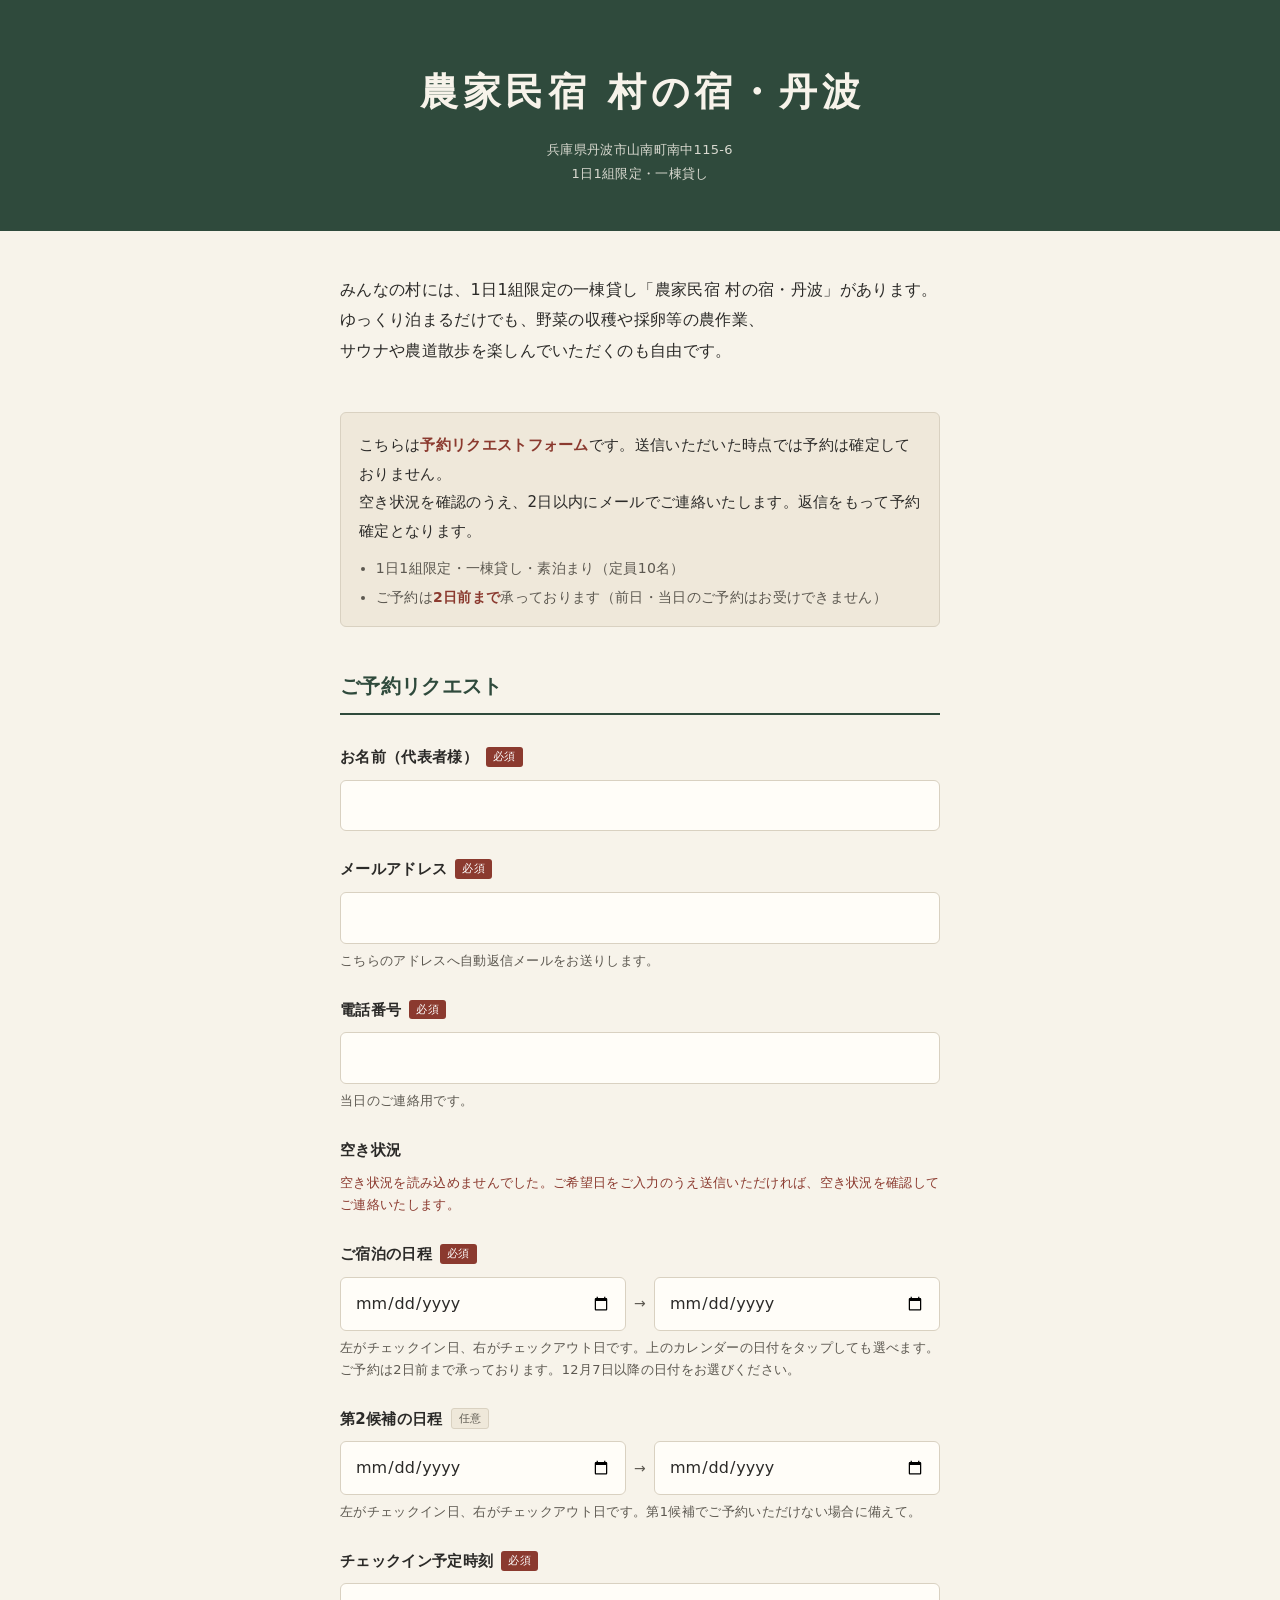
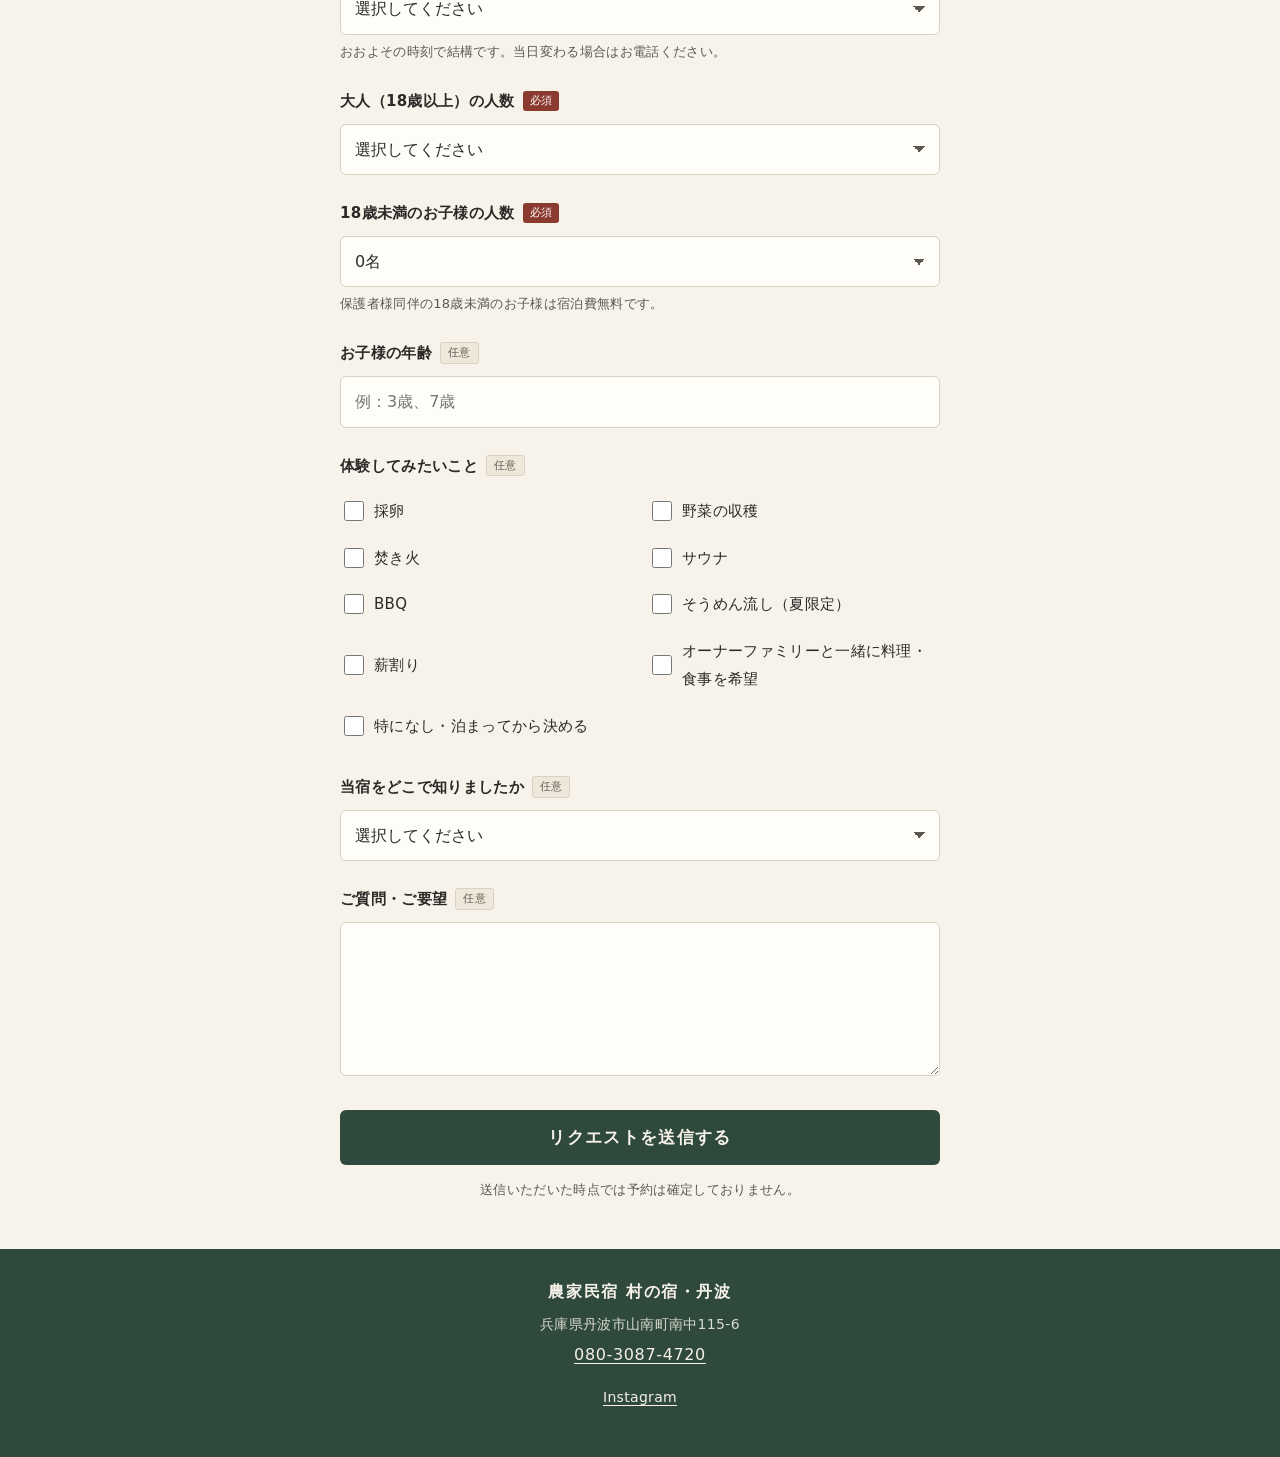
<file: index.html>
<!DOCTYPE html>
<html lang="ja">
<head>
<meta charset="UTF-8">
<meta name="viewport" content="width=device-width, initial-scale=1">
<title>ご予約リクエスト｜農家民宿 村の宿・丹波（兵庫県丹波市）</title>
<meta name="description" content="兵庫県丹波市の1日1組限定・一棟貸し「農家民宿 村の宿・丹波」の予約リクエストフォームです。">
<link rel="stylesheet" href="style.css">
</head>
<body>

<header class="hero">
  <h1 class="hero-title">農家民宿 村の宿・丹波</h1>
  <p class="hero-place">
    兵庫県丹波市山南町南中115-6<br>
    1日1組限定・一棟貸し
  </p>
</header>

<main>

  <!-- ============ 1. 宿の紹介文 ============ -->
  <section class="intro" id="introSection">
    <p>
      みんなの村には、1日1組限定の一棟貸し「農家民宿 村の宿・丹波」があります。<br>
      ゆっくり泊まるだけでも、野菜の収穫や採卵等の農作業、<br>
      サウナや農道散歩を楽しんでいただくのも自由です。
    </p>
  </section>

  <!-- ============ 2. 注意書き ============ -->
  <section class="notice" id="noticeSection">
    <p>
      こちらは<strong>予約リクエストフォーム</strong>です。送信いただいた時点では予約は確定しておりません。<br>
      空き状況を確認のうえ、2日以内にメールでご連絡いたします。返信をもって予約確定となります。
    </p>
    <ul>
      <li>1日1組限定・一棟貸し・素泊まり（定員10名）</li>
      <li>ご予約は<strong>2日前まで</strong>承っております（前日・当日のご予約はお受けできません）</li>
    </ul>
  </section>

  <!-- ============ 3. フォーム本体 ============ -->
  <section class="form-section" id="formSection">
    <h2>ご予約リクエスト</h2>

    <form id="reserveForm" novalidate>

      <div class="field">
        <label for="name">お名前（代表者様）<span class="req">必須</span></label>
        <input type="text" id="name" name="name" autocomplete="name" required>
      </div>

      <div class="field">
        <label for="email">メールアドレス<span class="req">必須</span></label>
        <input type="email" id="email" name="email" autocomplete="email" inputmode="email" required>
        <p class="hint">こちらのアドレスへ自動返信メールをお送りします。</p>
      </div>

      <div class="field">
        <label for="tel">電話番号<span class="req">必須</span></label>
        <input type="tel" id="tel" name="tel" autocomplete="tel" inputmode="tel" required>
        <p class="hint">当日のご連絡用です。</p>
      </div>

      <!-- ===== 空き状況カレンダー（予約台帳の「休業日」シートと連動） ===== -->
      <div class="field">
        <p class="cal-label">空き状況</p>

        <div class="calendar-box" id="calendarBox" hidden>
          <div class="cal-head">
            <button type="button" class="cal-nav" id="calPrev" aria-label="前の月">‹</button>
            <p class="cal-title" id="calTitle">—</p>
            <button type="button" class="cal-nav" id="calNext" aria-label="次の月">›</button>
          </div>

          <div class="cal-grid cal-dow" aria-hidden="true">
            <span class="cal-sun">日</span><span>月</span><span>火</span>
            <span>水</span><span>木</span><span>金</span><span class="cal-sat">土</span>
          </div>

          <div class="cal-grid" id="calGrid"></div>

          <p class="cal-legend">
            <span class="lg-ok">○</span>ご予約いただけます
            <span class="lg-ng">×</span>ご予約いただけません
          </p>
          <p class="cal-tap-hint">
            日付をタップすると、チェックイン日→チェックアウト日の順に選べます。
          </p>
        </div>

        <p class="cal-status" id="calStatus">空き状況を読み込んでいます…</p>
      </div>

      <div class="field">
        <label for="checkin">ご宿泊の日程<span class="req">必須</span></label>
        <div class="range-pair">
          <input type="date" id="checkin" name="checkin" required aria-label="チェックイン日">
          <span class="range-arrow">→</span>
          <input type="date" id="checkout" name="checkout" required aria-label="チェックアウト日">
        </div>
        <p class="nights-display" id="nightsDisplay" hidden></p>
        <p class="date-judge" id="checkinJudge" hidden></p>
        <p class="date-judge" id="checkoutJudge" hidden></p>
        <p class="hint">
          左がチェックイン日、右がチェックアウト日です。上のカレンダーの日付をタップしても選べます。<br>
          ご予約は2日前まで承っております。<span class="js-min-date">—</span>以降の日付をお選びください。
        </p>
      </div>

      <div class="field">
        <label for="date2Checkin">第2候補の日程<span class="opt">任意</span></label>
        <div class="range-pair">
          <input type="date" id="date2Checkin" name="date2Checkin" aria-label="第2候補のチェックイン日">
          <span class="range-arrow">→</span>
          <input type="date" id="date2Checkout" name="date2Checkout" aria-label="第2候補のチェックアウト日">
        </div>
        <p class="date-judge" id="date2Judge" hidden></p>
        <p class="hint">左がチェックイン日、右がチェックアウト日です。第1候補でご予約いただけない場合に備えて。</p>
      </div>

      <div class="field">
        <label for="checkinTime">チェックイン予定時刻<span class="req">必須</span></label>
        <select id="checkinTime" name="checkinTime" required>
          <option value="">選択してください</option>
          <option value="13:00頃">13:00頃</option>
          <option value="14:00頃">14:00頃</option>
          <option value="15:00頃">15:00頃</option>
          <option value="16:00頃">16:00頃</option>
          <option value="17:00頃">17:00頃</option>
          <option value="18:00頃">18:00頃</option>
          <option value="19:00以降">19:00以降</option>
          <option value="未定（前日までにご連絡します）">未定（前日までにご連絡します）</option>
        </select>
        <p class="hint">おおよその時刻で結構です。当日変わる場合はお電話ください。</p>
      </div>

      <div class="field">
        <label for="adults">大人（18歳以上）の人数<span class="req">必須</span></label>
        <select id="adults" name="adults" required>
          <option value="">選択してください</option>
          <option value="1">1名</option>
          <option value="2">2名</option>
          <option value="3">3名</option>
          <option value="4">4名</option>
          <option value="5">5名</option>
          <option value="6">6名</option>
          <option value="7">7名</option>
          <option value="8">8名</option>
          <option value="9">9名</option>
          <option value="10">10名</option>
        </select>
      </div>

      <div class="field">
        <label for="children">18歳未満のお子様の人数<span class="req">必須</span></label>
        <select id="children" name="children" required>
          <option value="0">0名</option>
          <option value="1">1名</option>
          <option value="2">2名</option>
          <option value="3">3名</option>
          <option value="4">4名</option>
          <option value="5">5名</option>
          <option value="6">6名</option>
          <option value="7">7名</option>
          <option value="8">8名</option>
          <option value="9">9名</option>
        </select>
        <p class="hint">保護者様同伴の18歳未満のお子様は宿泊費無料です。</p>
        <p class="inline-warn" id="capacityWarn" hidden>
          定員は10名です。合計人数をご確認ください。
        </p>
      </div>

      <div class="field">
        <label for="childAges">お子様の年齢<span class="opt">任意</span></label>
        <input type="text" id="childAges" name="childAges" placeholder="例：3歳、7歳">
      </div>

      <fieldset class="field">
        <legend>体験してみたいこと<span class="opt">任意</span></legend>
        <div class="checks">
          <label><input type="checkbox" name="experiences" value="採卵"><span>採卵</span></label>
          <label><input type="checkbox" name="experiences" value="野菜の収穫"><span>野菜の収穫</span></label>
          <label><input type="checkbox" name="experiences" value="焚き火"><span>焚き火</span></label>
          <label><input type="checkbox" name="experiences" value="サウナ"><span>サウナ</span></label>
          <label><input type="checkbox" name="experiences" value="BBQ"><span>BBQ</span></label>
          <label><input type="checkbox" name="experiences" value="そうめん流し（夏限定）"><span>そうめん流し（夏限定）</span></label>
          <label><input type="checkbox" name="experiences" value="薪割り"><span>薪割り</span></label>
          <label><input type="checkbox" name="experiences" value="オーナーファミリーと一緒に料理・食事を希望"><span>オーナーファミリーと一緒に料理・食事を希望</span></label>
          <label><input type="checkbox" name="experiences" value="特になし・泊まってから決める"><span>特になし・泊まってから決める</span></label>
        </div>
      </fieldset>

      <div class="field">
        <label for="source">当宿をどこで知りましたか<span class="opt">任意</span></label>
        <select id="source" name="source">
          <option value="">選択してください</option>
          <option value="Instagram">Instagram</option>
          <option value="YouTube">YouTube</option>
          <option value="書籍">書籍</option>
          <option value="Airbnb">Airbnb</option>
          <option value="知人の紹介">知人の紹介</option>
          <option value="検索">検索</option>
          <option value="その他">その他</option>
        </select>
      </div>

      <div class="field">
        <label for="message">ご質問・ご要望<span class="opt">任意</span></label>
        <textarea id="message" name="message" rows="5"></textarea>
      </div>

      <!-- スパム対策用のhoneypot。人には見えない。入力があれば送信を無視する -->
      <div class="hp" aria-hidden="true">
        <label for="company">会社名（入力しないでください）</label>
        <input type="text" id="company" name="company" tabindex="-1" autocomplete="off">
      </div>

      <p class="error-box" id="errorBox" hidden></p>

      <button type="submit" class="submit-btn" id="submitBtn">リクエストを送信する</button>

      <p class="hint center">
        送信いただいた時点では予約は確定しておりません。
      </p>
    </form>
  </section>

  <!-- ============ 送信完了メッセージ（送信後に表示） ============ -->
  <section class="thanks" id="thanks" hidden>
    <h2>送信が完了しました</h2>
    <p>
      リクエストを受け付けました。空き状況を確認のうえ、2日以内にご連絡いたします。<br>
      2日経っても返信がない場合は、お手数ですが迷惑メールフォルダをご確認ください。
    </p>
  </section>

</main>

<!-- ============ 4. フッター ============ -->
<footer class="site-footer">
  <p class="footer-name">農家民宿 村の宿・丹波</p>
  <p class="footer-addr">兵庫県丹波市山南町南中115-6</p>
  <p class="footer-tel">
    <a href="tel:08030874720">080-3087-4720</a>
  </p>
  <p class="footer-links">
    <a href="https://instagram.com/min.mura" target="_blank" rel="noopener">Instagram</a>
  </p>
</footer>

<script src="script.js"></script>
</body>
</html>
</file>
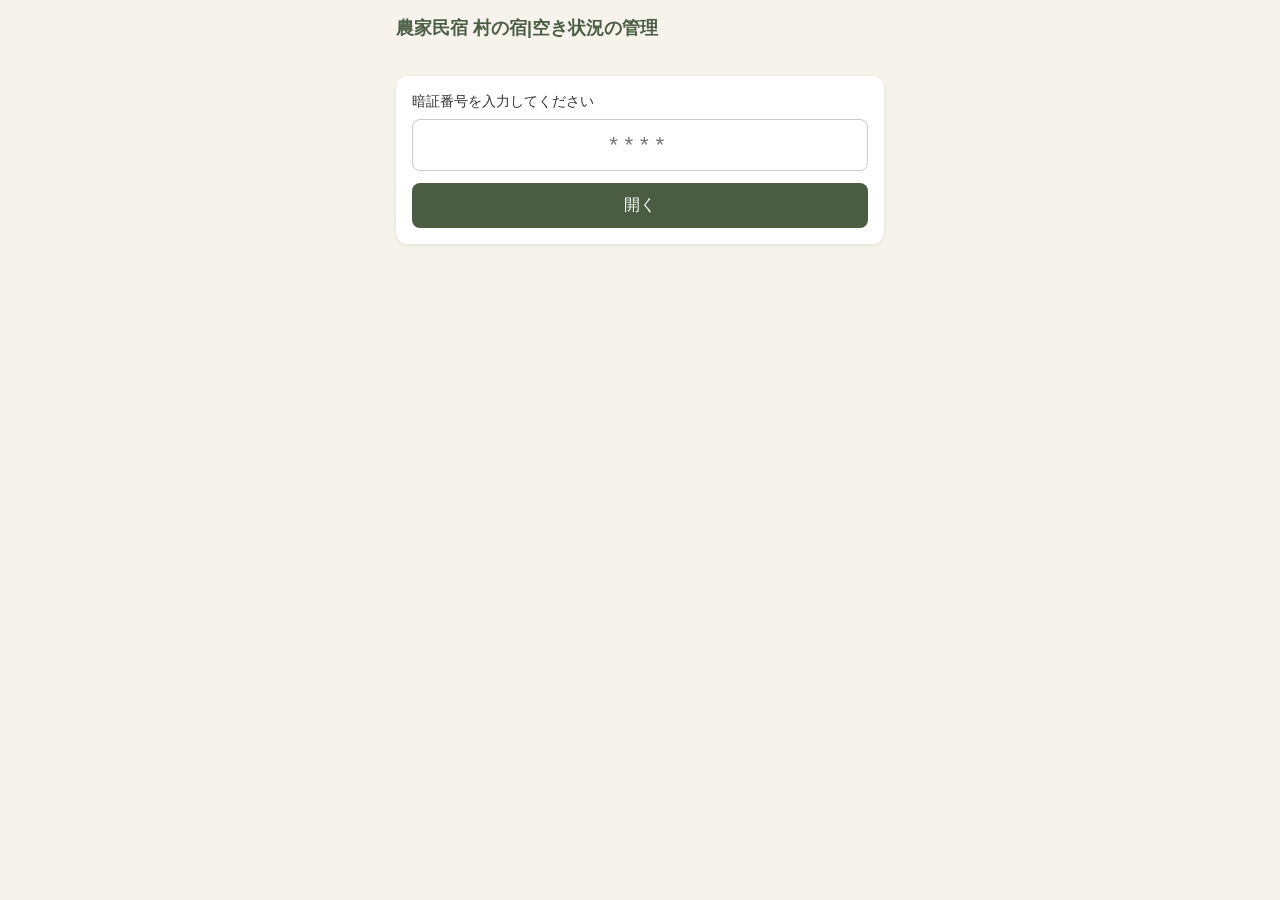
<file: admin.html>
<!DOCTYPE html>
<html lang="ja">
<head>
<meta charset="UTF-8">
<meta name="viewport" content="width=device-width, initial-scale=1.0">
<meta name="robots" content="noindex, nofollow">
<title>村の宿 管理</title>
<style>
  * { box-sizing: border-box; margin: 0; padding: 0; }
  body {
    font-family: -apple-system, "Hiragino Sans", "Noto Sans JP", sans-serif;
    background: #f6f3ec;
    color: #333;
    padding: 16px;
    max-width: 520px;
    margin: 0 auto;
  }
  h1 { font-size: 1.1rem; margin-bottom: 12px; color: #4a5d43; }
  .card {
    background: #fff;
    border-radius: 12px;
    padding: 16px;
    box-shadow: 0 1px 4px rgba(0,0,0,.08);
    margin-bottom: 16px;
  }
  /* PIN画面 */
  #pinArea input {
    width: 100%;
    font-size: 1.4rem;
    text-align: center;
    letter-spacing: .3em;
    padding: 12px;
    border: 1px solid #ccc;
    border-radius: 8px;
    margin-bottom: 12px;
  }
  button {
    font-size: 1rem;
    padding: 12px 16px;
    border: none;
    border-radius: 8px;
    background: #4a5d43;
    color: #fff;
    width: 100%;
    cursor: pointer;
  }
  button.sub { background: #999; }
  button.danger { background: #a5533b; }
  /* カレンダー */
  .cal-head {
    display: flex;
    justify-content: space-between;
    align-items: center;
    margin-bottom: 8px;
  }
  .cal-head button { width: auto; padding: 8px 14px; }
  .cal-head .month { font-size: 1.1rem; font-weight: bold; }
  table { width: 100%; border-collapse: collapse; table-layout: fixed; }
  th { font-size: .75rem; padding: 6px 0; color: #888; }
  th.sun { color: #c0563c; }
  th.sat { color: #3c6ec0; }
  td {
    height: 56px;
    text-align: center;
    vertical-align: top;
    border: 1px solid #eee;
    font-size: .9rem;
    padding-top: 4px;
    cursor: pointer;
  }
  td.empty { background: #fafafa; cursor: default; }
  td.past { color: #ccc; cursor: default; background: #fafafa; }
  td.closed { background: #f3d9d2; }
  td.closed .d { font-weight: bold; color: #a5533b; }
  td .memo {
    display: block;
    font-size: .6rem;
    color: #a5533b;
    overflow: hidden;
    white-space: nowrap;
    text-overflow: ellipsis;
    padding: 0 2px;
  }
  .legend { font-size: .75rem; color: #888; margin-top: 8px; }
  .legend span.box {
    display: inline-block; width: 12px; height: 12px;
    background: #f3d9d2; border: 1px solid #e0b8ac;
    vertical-align: middle; margin-right: 4px;
  }
  /* モーダル */
  #overlay {
    position: fixed; inset: 0;
    background: rgba(0,0,0,.4);
    display: none;
    align-items: center; justify-content: center;
    padding: 16px;
  }
  #overlay.show { display: flex; }
  #modal {
    background: #fff;
    border-radius: 12px;
    padding: 20px;
    width: 100%;
    max-width: 400px;
  }
  #modal h2 { font-size: 1rem; margin-bottom: 12px; }
  #modal input {
    width: 100%;
    font-size: 1rem;
    padding: 10px;
    border: 1px solid #ccc;
    border-radius: 8px;
    margin-bottom: 12px;
  }
  #modal .btns { display: flex; flex-direction: column; gap: 8px; }
  #msg {
    text-align: center;
    font-size: .85rem;
    color: #4a5d43;
    min-height: 1.2em;
    margin-bottom: 8px;
  }
  .loading { opacity: .5; pointer-events: none; }
</style>
</head>
<body>

<h1>農家民宿 村の宿|空き状況の管理</h1>
<div id="msg"></div>

<!-- PIN入力 -->
<div class="card" id="pinArea">
  <p style="margin-bottom:8px; font-size:.9rem;">暗証番号を入力してください</p>
  <input type="tel" id="pinInput" inputmode="numeric" autocomplete="off" placeholder="****">
  <button onclick="login()">開く</button>
</div>

<!-- カレンダー -->
<div class="card" id="calArea" style="display:none;">
  <div class="cal-head">
    <button onclick="moveMonth(-1)">◀</button>
    <span class="month" id="monthLabel"></span>
    <button onclick="moveMonth(1)">▶</button>
  </div>
  <table>
    <thead>
      <tr><th class="sun">日</th><th>月</th><th>火</th><th>水</th><th>木</th><th>金</th><th class="sat">土</th></tr>
    </thead>
    <tbody id="calBody"></tbody>
  </table>
  <p class="legend"><span class="box"></span>塞がっている日(タップで開けたりメモを直したりできます)。白い日はタップで塞げます。</p>
</div>

<!-- モーダル -->
<div id="overlay">
  <div id="modal">
    <h2 id="modalTitle"></h2>
    <div id="modalMemoArea">
      <input type="text" id="memoInput" placeholder="メモ(任意)例:田中様/Airbnb/所用">
    </div>
    <div class="btns" id="modalBtns"></div>
  </div>
</div>

<script>
var GAS_URL = 'https://script.google.com/macros/s/AKfycbw6-cZRCzsLRkUfqGOk-YJCXYb3oT1B7kH7M_AeSGUbujx4Q4ZsXWXiKejh6aHBMQLX/exec';

var pin = '';
var closedMemos = {};   // { '2026-08-15': 'メモ', ... }
var current = new Date();
current.setDate(1);

function msg(t) { document.getElementById('msg').textContent = t || ''; }

function ymd(y, m, d) {
  return y + '-' + ('0' + (m + 1)).slice(-2) + '-' + ('0' + d).slice(-2);
}

function login() {
  var p = document.getElementById('pinInput').value.trim();
  if (!p) { msg('暗証番号を入れてください'); return; }
  msg('確認中…');
  fetch(GAS_URL + '?action=blocked&pin=' + encodeURIComponent(p))
    .then(function (r) { return r.json(); })
    .then(function (data) {
      if (data.ok && data.memos) {
        pin = p;
        closedMemos = data.memos;
        sessionStorage.setItem('muranoyado_pin', p);
        document.getElementById('pinArea').style.display = 'none';
        document.getElementById('calArea').style.display = 'block';
        msg('');
        render();
      } else {
        msg('暗証番号が違います');
      }
    })
    .catch(function () { msg('通信に失敗しました。電波の良いところでもう一度どうぞ'); });
}

function reload() {
  return fetch(GAS_URL + '?action=blocked&pin=' + encodeURIComponent(pin))
    .then(function (r) { return r.json(); })
    .then(function (data) {
      if (data.ok && data.memos) { closedMemos = data.memos; }
      render();
    });
}

function moveMonth(n) {
  current.setMonth(current.getMonth() + n);
  render();
}

function render() {
  var y = current.getFullYear();
  var m = current.getMonth();
  document.getElementById('monthLabel').textContent = y + '年' + (m + 1) + '月';

  var first = new Date(y, m, 1).getDay();
  var days = new Date(y, m + 1, 0).getDate();
  var today = new Date();
  var todayStr = ymd(today.getFullYear(), today.getMonth(), today.getDate());

  var html = '<tr>';
  var col = 0;
  for (; col < first; col++) html += '<td class="empty"></td>';

  for (var d = 1; d <= days; d++) {
    var key = ymd(y, m, d);
    var isPast = key < todayStr;
    var isClosed = closedMemos.hasOwnProperty(key);
    var cls = isPast ? 'past' : (isClosed ? 'closed' : '');
    var memo = isClosed && closedMemos[key] ? '<span class="memo">' + escapeHtml(closedMemos[key]) + '</span>' : '';
    var onclick = isPast ? '' : ' onclick="tapDay(\'' + key + '\')"';
    html += '<td class="' + cls + '"' + onclick + '><span class="d">' + d + '</span>' + memo + '</td>';
    col++;
    if (col === 7 && d < days) { html += '</tr><tr>'; col = 0; }
  }
  for (; col < 7 && col !== 0; col++) html += '<td class="empty"></td>';
  html += '</tr>';

  document.getElementById('calBody').innerHTML = html;
}

function escapeHtml(s) {
  return String(s).replace(/&/g, '&amp;').replace(/</g, '&lt;')
                  .replace(/>/g, '&gt;').replace(/"/g, '&quot;');
}

/* ---- モーダル ---- */
function tapDay(key) {
  var isClosed = closedMemos.hasOwnProperty(key);
  var title = document.getElementById('modalTitle');
  var memoInput = document.getElementById('memoInput');
  var btns = document.getElementById('modalBtns');

  memoInput.value = isClosed ? (closedMemos[key] || '') : '';

  if (isClosed) {
    title.textContent = key + ' は塞がっています';
    btns.innerHTML =
      '<button onclick="saveMemo(\'' + key + '\')">メモを保存</button>' +
      '<button class="danger" onclick="toggle(\'' + key + '\')">この日を開ける(予約可に戻す)</button>' +
      '<button class="sub" onclick="closeModal()">キャンセル</button>';
  } else {
    title.textContent = key + ' を塞ぎますか?';
    btns.innerHTML =
      '<button onclick="toggle(\'' + key + '\')">塞ぐ(予約不可にする)</button>' +
      '<button class="sub" onclick="closeModal()">キャンセル</button>';
  }
  document.getElementById('overlay').classList.add('show');
}

function closeModal() {
  document.getElementById('overlay').classList.remove('show');
}

function toggle(key) {
  var memo = document.getElementById('memoInput').value.trim();
  closeModal();
  msg('通信中…');
  document.getElementById('calArea').classList.add('loading');
  fetch(GAS_URL + '?action=toggle'
      + '&date=' + encodeURIComponent(key)
      + '&pin=' + encodeURIComponent(pin)
      + '&memo=' + encodeURIComponent(memo))
    .then(function (r) { return r.json(); })
    .then(function (data) {
      if (data.ok) {
        msg(key + (data.status === 'closed' ? ' を塞ぎました' : ' を開けました'));
      } else {
        msg('失敗:' + (data.message || data.error));
      }
      return reload();
    })
    .catch(function () { msg('通信に失敗しました'); })
    .finally(function () {
      document.getElementById('calArea').classList.remove('loading');
    });
}

function saveMemo(key) {
  var memo = document.getElementById('memoInput').value.trim();
  closeModal();
  msg('通信中…');
  fetch(GAS_URL + '?action=toggle&mode=memo'
      + '&date=' + encodeURIComponent(key)
      + '&pin=' + encodeURIComponent(pin)
      + '&memo=' + encodeURIComponent(memo))
    .then(function (r) { return r.json(); })
    .then(function (data) {
      msg(data.ok ? 'メモを保存しました' : '失敗:' + (data.message || data.error));
      return reload();
    })
    .catch(function () { msg('通信に失敗しました'); });
}

/* セッション中はPIN再入力を省く */
(function () {
  var saved = sessionStorage.getItem('muranoyado_pin');
  if (saved) {
    document.getElementById('pinInput').value = saved;
    login();
  }
})();
</script>
</body>
</html>
</file>
<file: style.css>
/* =========================================================
   農家民宿 村の宿 予約リクエストフォーム
   配色：生成り / 墨色 / 深緑
   スマホ表示を基準に作成
   ========================================================= */

:root {
  --kinari: #f7f3ea;        /* 生成り（背景） */
  --kinari-deep: #efe8da;   /* 生成りの濃い方（区切り・囲み） */
  --sumi: #2b2a28;          /* 墨色（本文） */
  --sumi-light: #5c5850;    /* 補足文字 */
  --midori: #2f4a3c;        /* 深緑（見出し・ボタン） */
  --midori-dark: #24392e;   /* 深緑の押下時 */
  --line: #d9d1c1;          /* 罫線 */
  --warn: #8b3a2f;          /* 注意・エラー */
  --footer-link: #f5f1e8;   /* フッターのリンク（深緑の背景に映える生成りの白） */
  --radius: 6px;
  --maxw: 640px;
}

* { box-sizing: border-box; }

html { -webkit-text-size-adjust: 100%; }

body {
  margin: 0;
  padding: 0;
  background: var(--kinari);
  color: var(--sumi);
  font-family: "Hiragino Sans", "Hiragino Kaku Gothic ProN", "Noto Sans JP",
               "Yu Gothic", "Meiryo", system-ui, sans-serif;
  font-size: 16px;
  line-height: 1.9;
  letter-spacing: 0.02em;
}

main {
  max-width: var(--maxw);
  margin: 0 auto;
  padding: 0 20px 48px;
}

/* ---------- ヘッダー ---------- */
.hero {
  background: var(--midori);
  color: var(--kinari);
  text-align: center;
  padding: 36px 20px 30px;
}
.hero-title {
  /* 「農家民宿 村の宿」を1行・同じ大きさで表示する。
     字間を広げているぶん、狭いスマホでも折り返さないよう nowrap を指定 */
  margin: 0 0 10px;
  font-size: 26px;
  font-weight: 600;
  letter-spacing: 0.12em;
  text-indent: 0.12em;
  white-space: nowrap;
}
.hero-place {
  margin: 0;
  font-size: 13px;
  line-height: 1.8;
  opacity: 0.85;
}

/* ---------- 紹介文 ---------- */
.intro {
  padding: 32px 0 8px;
}
.intro .lead {
  font-size: 18px;
  font-weight: 600;
  color: var(--midori);
  margin: 0 0 24px;
  line-height: 1.7;
}
.intro p {
  margin: 0 0 22px;
}

/* ---------- 注意書き ---------- */
.notice {
  background: var(--kinari-deep);
  border: 1px solid var(--line);
  border-radius: var(--radius);
  padding: 18px 18px 14px;
  margin: 16px 0 40px;
  font-size: 15px;
}
.notice p { margin: 0 0 10px; }
.notice strong { color: var(--warn); }
.notice ul {
  margin: 0;
  padding-left: 1.2em;
  font-size: 14px;
  color: var(--sumi-light);
}
.notice li { margin-bottom: 2px; }

/* ---------- フォーム ---------- */
.form-section h2,
.thanks h2 {
  font-size: 20px;
  color: var(--midori);
  border-bottom: 2px solid var(--midori);
  padding-bottom: 8px;
  margin: 0 0 28px;
  font-weight: 600;
}

.field {
  margin: 0 0 24px;
  border: 0;
  padding: 0;
}

.field > label,
.field > legend {
  display: block;
  font-size: 15px;
  font-weight: 600;
  margin-bottom: 8px;
  padding: 0;
}

.req, .opt {
  display: inline-block;
  font-size: 11px;
  font-weight: 500;
  line-height: 1.6;
  padding: 1px 7px;
  margin-left: 8px;
  border-radius: 3px;
  vertical-align: 2px;
}
.req { background: var(--warn); color: #fff; }
.opt { background: var(--kinari-deep); color: var(--sumi-light); border: 1px solid var(--line); }

input[type="text"],
input[type="email"],
input[type="tel"],
input[type="date"],
select,
textarea {
  width: 100%;
  font-family: inherit;
  font-size: 16px;           /* 16px未満だとiPhoneで拡大されるため下げない */
  line-height: 1.6;
  color: var(--sumi);
  background: #fffdf8;
  border: 1px solid var(--line);
  border-radius: var(--radius);
  padding: 12px 14px;
  appearance: none;
  -webkit-appearance: none;
}

select {
  background-image: linear-gradient(45deg, transparent 50%, var(--sumi-light) 50%),
                    linear-gradient(135deg, var(--sumi-light) 50%, transparent 50%);
  background-position: calc(100% - 20px) 50%, calc(100% - 14px) 50%;
  background-size: 6px 6px, 6px 6px;
  background-repeat: no-repeat;
  padding-right: 40px;
}

input[type="date"] { min-height: 48px; }

textarea { resize: vertical; }

input:focus, select:focus, textarea:focus {
  outline: 2px solid var(--midori);
  outline-offset: 1px;
  border-color: var(--midori);
}

/* 入力エラーの見た目 */
.is-error input,
.is-error select,
.is-error textarea { border-color: var(--warn); background: #fdf6f4; }

.hint {
  margin: 6px 0 0;
  font-size: 13px;
  line-height: 1.7;
  color: var(--sumi-light);
}
.hint.center { text-align: center; margin-top: 14px; }

.inline-warn {
  margin: 8px 0 0;
  font-size: 13px;
  color: var(--warn);
  font-weight: 600;
}

/* チェックボックス */
.checks {
  display: flex;
  flex-direction: column;
  gap: 2px;
}
.checks label {
  display: flex;
  align-items: center;
  gap: 10px;
  padding: 9px 4px;
  font-size: 15px;
  cursor: pointer;
}
.checks input[type="checkbox"] {
  width: 20px;
  height: 20px;
  accent-color: var(--midori);
  flex: none;
  margin: 0;
}

/* ---------- 空き状況カレンダー ---------- */
.cal-label {
  font-size: 15px;
  font-weight: 600;
  margin: 0 0 8px;
}

.calendar-box {
  border: 1px solid var(--line);
  border-radius: var(--radius);
  background: #fffdf8;
  padding: 12px 10px 10px;
}

.cal-head {
  display: flex;
  align-items: center;
  justify-content: space-between;
  margin-bottom: 10px;
}
.cal-title {
  margin: 0;
  font-size: 16px;
  font-weight: 600;
  color: var(--midori);
}
.cal-nav {
  font-family: inherit;
  font-size: 20px;
  line-height: 1;
  color: var(--midori);
  background: var(--kinari);
  border: 1px solid var(--line);
  border-radius: var(--radius);
  width: 40px;
  height: 36px;
  cursor: pointer;
}
.cal-nav:disabled { opacity: 0.3; cursor: default; }

.cal-grid {
  display: grid;
  grid-template-columns: repeat(7, 1fr);
  gap: 2px;
}

.cal-dow {
  font-size: 12px;
  color: var(--sumi-light);
  text-align: center;
  margin-bottom: 4px;
}
.cal-sun { color: #a4543f; }
.cal-sat { color: #3f5f7a; }

/* 日付のマス */
.cal-day {
  text-align: center;
  padding: 5px 0 6px;
  border-radius: 4px;
  line-height: 1.3;
  min-height: 46px;
}
.cal-day .d {
  display: block;
  font-size: 13px;
  color: var(--sumi-light);
}
.cal-day .m {
  display: block;
  font-size: 16px;
  font-weight: 600;
}

/* 予約できる日 */
.cal-ok { background: #eef3ee; }
.cal-ok .m { color: var(--midori); }

/* 予約できない日 */
.cal-ng { background: var(--kinari-deep); }
.cal-ng .d { opacity: 0.5; }
.cal-ng .m { color: var(--warn); }

/* 受付対象外（過去・2日以内・空白） */
.cal-off .d, .cal-off .m { color: #b8b2a6; font-weight: 400; }
.cal-empty { background: none; }

.cal-legend {
  margin: 10px 0 0;
  font-size: 12px;
  color: var(--sumi-light);
  text-align: center;
}
.cal-legend .lg-ok { color: var(--midori); font-weight: 600; margin-right: 3px; }
.cal-legend .lg-ng { color: var(--warn); font-weight: 600; margin: 0 3px 0 14px; }

.cal-status {
  margin: 8px 0 0;
  font-size: 13px;
  line-height: 1.7;
  color: var(--sumi-light);
}
.cal-status.is-warn { color: var(--warn); }

/* 日付欄の下に出す判定 */
.date-judge {
  margin: 8px 0 0;
  font-size: 14px;
  font-weight: 600;
}
.date-judge.ok { color: var(--midori); }
.date-judge.ng { color: var(--warn); }

/* honeypot（画面に出さない。display:noneだと埋めないボットがいるため座標で隠す） */
.hp {
  position: absolute;
  left: -9999px;
  width: 1px;
  height: 1px;
  overflow: hidden;
}

/* エラー表示 */
.error-box {
  background: #fdf1ee;
  border: 1px solid var(--warn);
  border-radius: var(--radius);
  color: var(--warn);
  font-size: 14px;
  padding: 12px 14px;
  margin: 0 0 18px;
  white-space: pre-line;
}

/* 送信ボタン */
.submit-btn {
  display: block;
  width: 100%;
  font-family: inherit;
  font-size: 17px;
  font-weight: 600;
  letter-spacing: 0.08em;
  color: var(--kinari);
  background: var(--midori);
  border: 0;
  border-radius: var(--radius);
  padding: 16px;
  cursor: pointer;
}
.submit-btn:active { background: var(--midori-dark); }
.submit-btn:disabled {
  background: #9aa79f;
  cursor: default;
}

/* ---------- 送信完了 ---------- */
.thanks {
  padding: 40px 0;
}
.thanks p {
  background: var(--kinari-deep);
  border: 1px solid var(--line);
  border-radius: var(--radius);
  padding: 20px;
  margin: 0;
}

/* ---------- フッター ---------- */
.site-footer {
  background: var(--midori);
  color: var(--kinari);
  text-align: center;
  padding: 28px 20px 32px;
  font-size: 14px;
}
.footer-name {
  margin: 0;
  font-size: 16px;
  font-weight: 600;
  letter-spacing: 0.1em;
}
.footer-addr { margin: 4px 0 2px; opacity: 0.85; }

/* 電話番号（スマホではタップで発信できます） */
.footer-tel { margin: 0 0 12px; }
.footer-tel a {
  font-size: 16px;
  letter-spacing: 0.04em;
}

/* フッター内のリンク（電話番号・Instagram）の色
   深緑の背景に映える生成りの白で統一する。
   ブラウザ既定の青／訪問済みの紫にならないよう、
   未訪問・訪問済み・操作中のすべてを同じ色に固定している */
.site-footer a,
.site-footer a:link,
.site-footer a:visited,
.site-footer a:hover,
.site-footer a:active,
.site-footer a:focus {
  color: var(--footer-link);
  text-decoration: underline;
  text-underline-offset: 3px;
}

.footer-links .sep { opacity: 0.6; margin: 0 6px; }

/* ---------- 画面が広いとき ---------- */
@media (min-width: 700px) {
  .hero { padding: 56px 20px 46px; }
  .hero-title { font-size: 38px; }
  .intro { padding-top: 44px; }
  .checks {
    display: grid;
    grid-template-columns: 1fr 1fr;
    gap: 0 16px;
  }
}

/* ---------- カレンダーの範囲選択（チェックイン→チェックアウト） ---------- */
.cal-day.cal-ok { cursor: pointer; }
.cal-day.cal-ok:hover { background: var(--kinari-deep); }

.cal-day.cal-sel {
  background: var(--midori);
  border-radius: var(--radius);
}
.cal-day.cal-sel .d,
.cal-day.cal-sel .m { color: #fff; }

.cal-day.cal-range {
  background: var(--kinari-deep);
  box-shadow: inset 0 -3px 0 var(--midori);
}

.cal-tap-hint {
  margin-top: 6px;
  font-size: .82rem;
  color: var(--sumi-light);
}

.nights-display {
  margin-top: 8px;
  padding: 8px 10px;
  background: var(--kinari-deep);
  border: 1px solid var(--line);
  border-radius: var(--radius);
  font-weight: 700;
  color: var(--midori);
  font-size: .95rem;
}

/* 第2候補の日程（チェックイン→チェックアウトを横並びに） */
.range-pair {
  display: flex;
  align-items: center;
  gap: 8px;
}
.range-pair input { flex: 1; min-width: 0; }
.range-arrow {
  flex: none;
  color: var(--sumi-light);
  font-size: 14px;
}
</file>
